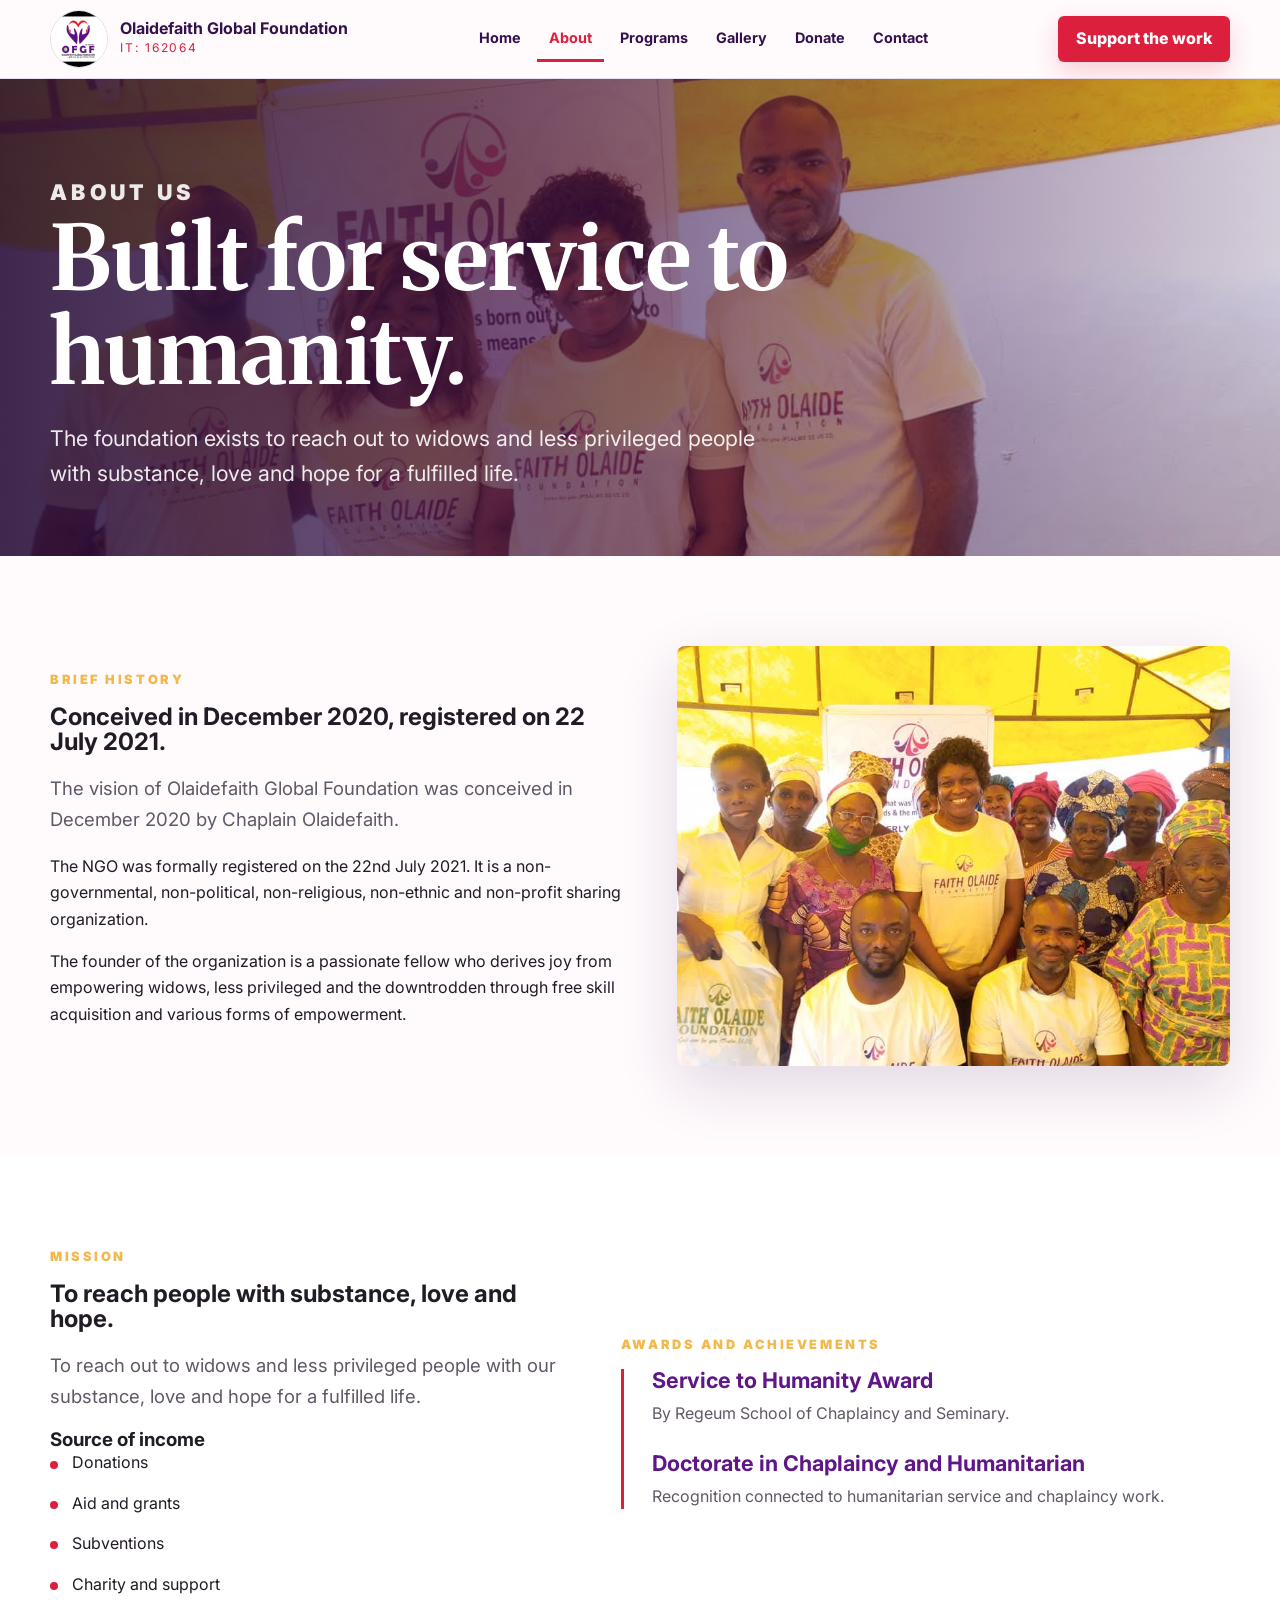
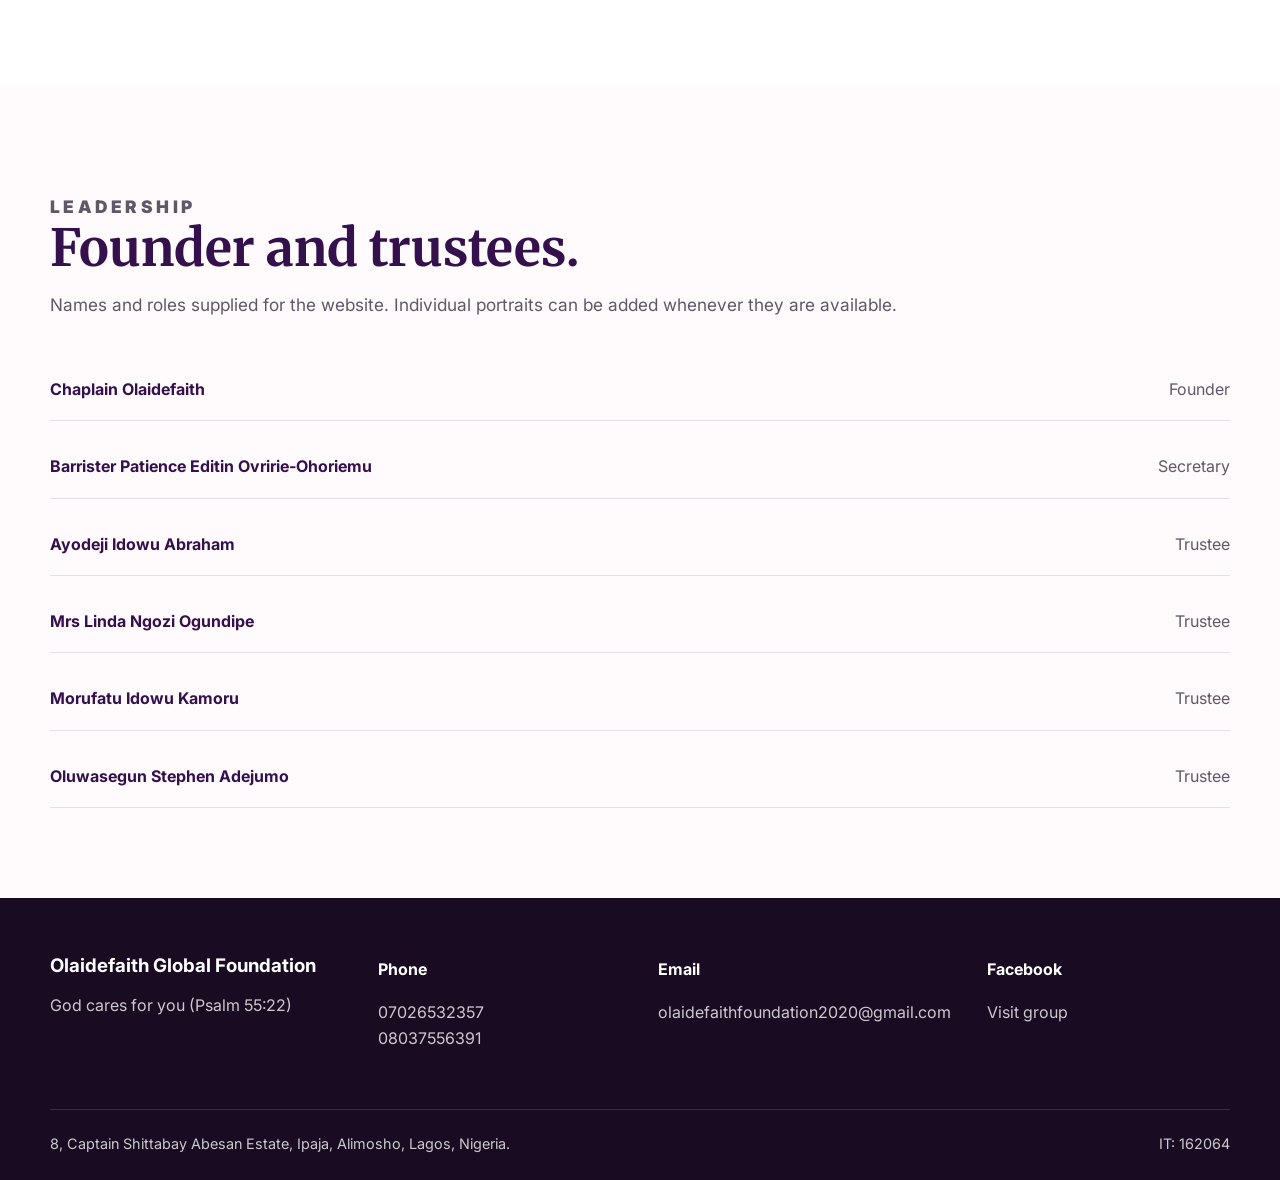
<file: about.html>
<!doctype html>
<html lang="en">
  <head>
    <meta charset="utf-8">
    <meta name="viewport" content="width=device-width, initial-scale=1">
    <title>About | Olaidefaith Global Foundation</title>
    <meta name="description" content="History, mission, leadership and achievements of Olaidefaith Global Foundation.">
    <link rel="preconnect" href="https://fonts.googleapis.com">
    <link rel="preconnect" href="https://fonts.gstatic.com" crossorigin>
    <link href="https://fonts.googleapis.com/css2?family=Inter:wght@400;600;700;800;900&family=Merriweather:wght@700;900&display=swap" rel="stylesheet">
    <link rel="stylesheet" href="assets/css/styles.css">
  </head>
  <body data-page="about">
    <a class="skip-link" href="#main">Skip to content</a>
    <header class="site-header">
      <div class="nav-shell">
        <a class="brand" href="index.html"><img src="assets/images/logo.jpeg" alt="Olaidefaith Global Foundation logo"><span class="brand-text"><strong>Olaidefaith Global Foundation</strong><span class="brand-id">IT: 162064</span></span></a>
        <button class="nav-toggle" type="button" aria-label="Open navigation" aria-expanded="false">☰</button>
        <nav class="main-nav" aria-label="Primary navigation">
          <a href="index.html" data-page="home">Home</a><a href="about.html" data-page="about">About</a><a href="programs.html" data-page="programs">Programs</a><a href="gallery.html" data-page="gallery">Gallery</a><a href="donate.html" data-page="donate">Donate</a><a href="contact.html" data-page="contact">Contact</a>
        </nav>
        <a class="nav-action" href="donate.html">Support the work</a>
      </div>
    </header>
    <main id="main">
      <section class="hero compact" style="--hero-image: url('../images/team-outreach.jpeg');">
        <div class="hero-content">
          <p class="eyebrow">About us</p>
          <h1>Built for service to humanity.</h1>
          <p>The foundation exists to reach out to widows and less privileged people with substance, love and hope for a fulfilled life.</p>
        </div>
      </section>

      <section class="section">
        <div class="section-inner split">
          <div>
            <p class="eyebrow">Brief history</p>
            <h2>Conceived in December 2020, registered on 22 July 2021.</h2>
            <p class="lead">The vision of Olaidefaith Global Foundation was conceived in December 2020 by Chaplain Olaidefaith.</p>
            <p>The NGO was formally registered on the 22nd July 2021. It is a non-governmental, non-political, non-religious, non-ethnic and non-profit sharing organization.</p>
            <p>The founder of the organization is a passionate fellow who derives joy from empowering widows, less privileged and the downtrodden through free skill acquisition and various forms of empowerment.</p>
          </div>
          <div class="media-frame">
            <img src="assets/images/outreach-widows-group.jpeg" alt="Foundation team with widows and community beneficiaries">
          </div>
        </div>
      </section>

      <section class="section alt">
        <div class="section-inner split reverse">
          <div>
            <p class="eyebrow">Mission</p>
            <h2>To reach people with substance, love and hope.</h2>
            <p class="lead">To reach out to widows and less privileged people with our substance, love and hope for a fulfilled life.</p>
            <h3>Source of income</h3>
            <ul class="plain-list">
              <li>Donations</li>
              <li>Aid and grants</li>
              <li>Subventions</li>
              <li>Charity and support</li>
            </ul>
          </div>
          <div>
            <p class="eyebrow">Awards and achievements</p>
            <div class="timeline">
              <article class="timeline-item">
                <h3>Service to Humanity Award</h3>
                <p>By Regeum School of Chaplaincy and Seminary.</p>
              </article>
              <article class="timeline-item">
                <h3>Doctorate in Chaplaincy and Humanitarian</h3>
                <p>Recognition connected to humanitarian service and chaplaincy work.</p>
              </article>
            </div>
          </div>
        </div>
      </section>

      <section class="section">
        <div class="section-inner">
          <div class="section-title">
            <p class="eyebrow">Leadership</p>
            <h2>Founder and trustees.</h2>
            <p>Names and roles supplied for the website. Individual portraits can be added whenever they are available.</p>
          </div>
          <ul class="team-list">
            <li><strong>Chaplain Olaidefaith</strong><span>Founder</span></li>
            <li><strong>Barrister Patience Editin Ovririe-Ohoriemu</strong><span>Secretary</span></li>
            <li><strong>Ayodeji Idowu Abraham</strong><span>Trustee</span></li>
            <li><strong>Mrs Linda Ngozi Ogundipe</strong><span>Trustee</span></li>
            <li><strong>Morufatu Idowu Kamoru</strong><span>Trustee</span></li>
            <li><strong>Oluwasegun Stephen Adejumo</strong><span>Trustee</span></li>
          </ul>
        </div>
      </section>
    </main>
    <footer class="site-footer">
      <div class="footer-inner">
        <div class="footer-grid">
          <div><h3>Olaidefaith Global Foundation</h3><p>God cares for you (Psalm 55:22)</p></div>
          <div><h4>Phone</h4><p><a href="tel:+2347026532357">07026532357</a><br><a href="tel:+2348037556391">08037556391</a></p></div>
          <div><h4>Email</h4><p><a href="mailto:olaidefaithfoundation2020@gmail.com">olaidefaithfoundation2020@gmail.com</a></p></div>
          <div><h4>Facebook</h4><p><a href="https://www.facebook.com/groups/466595497958876/?ref=share&mibextid=NSMWBT">Visit group</a></p></div>
        </div>
        <div class="footer-bottom"><span>8, Captain Shittabay Abesan Estate, Ipaja, Alimosho, Lagos, Nigeria.</span><span>IT: 162064</span></div>
      </div>
    </footer>
    <script src="assets/js/main.js"></script>
  </body>
</html>
</file>
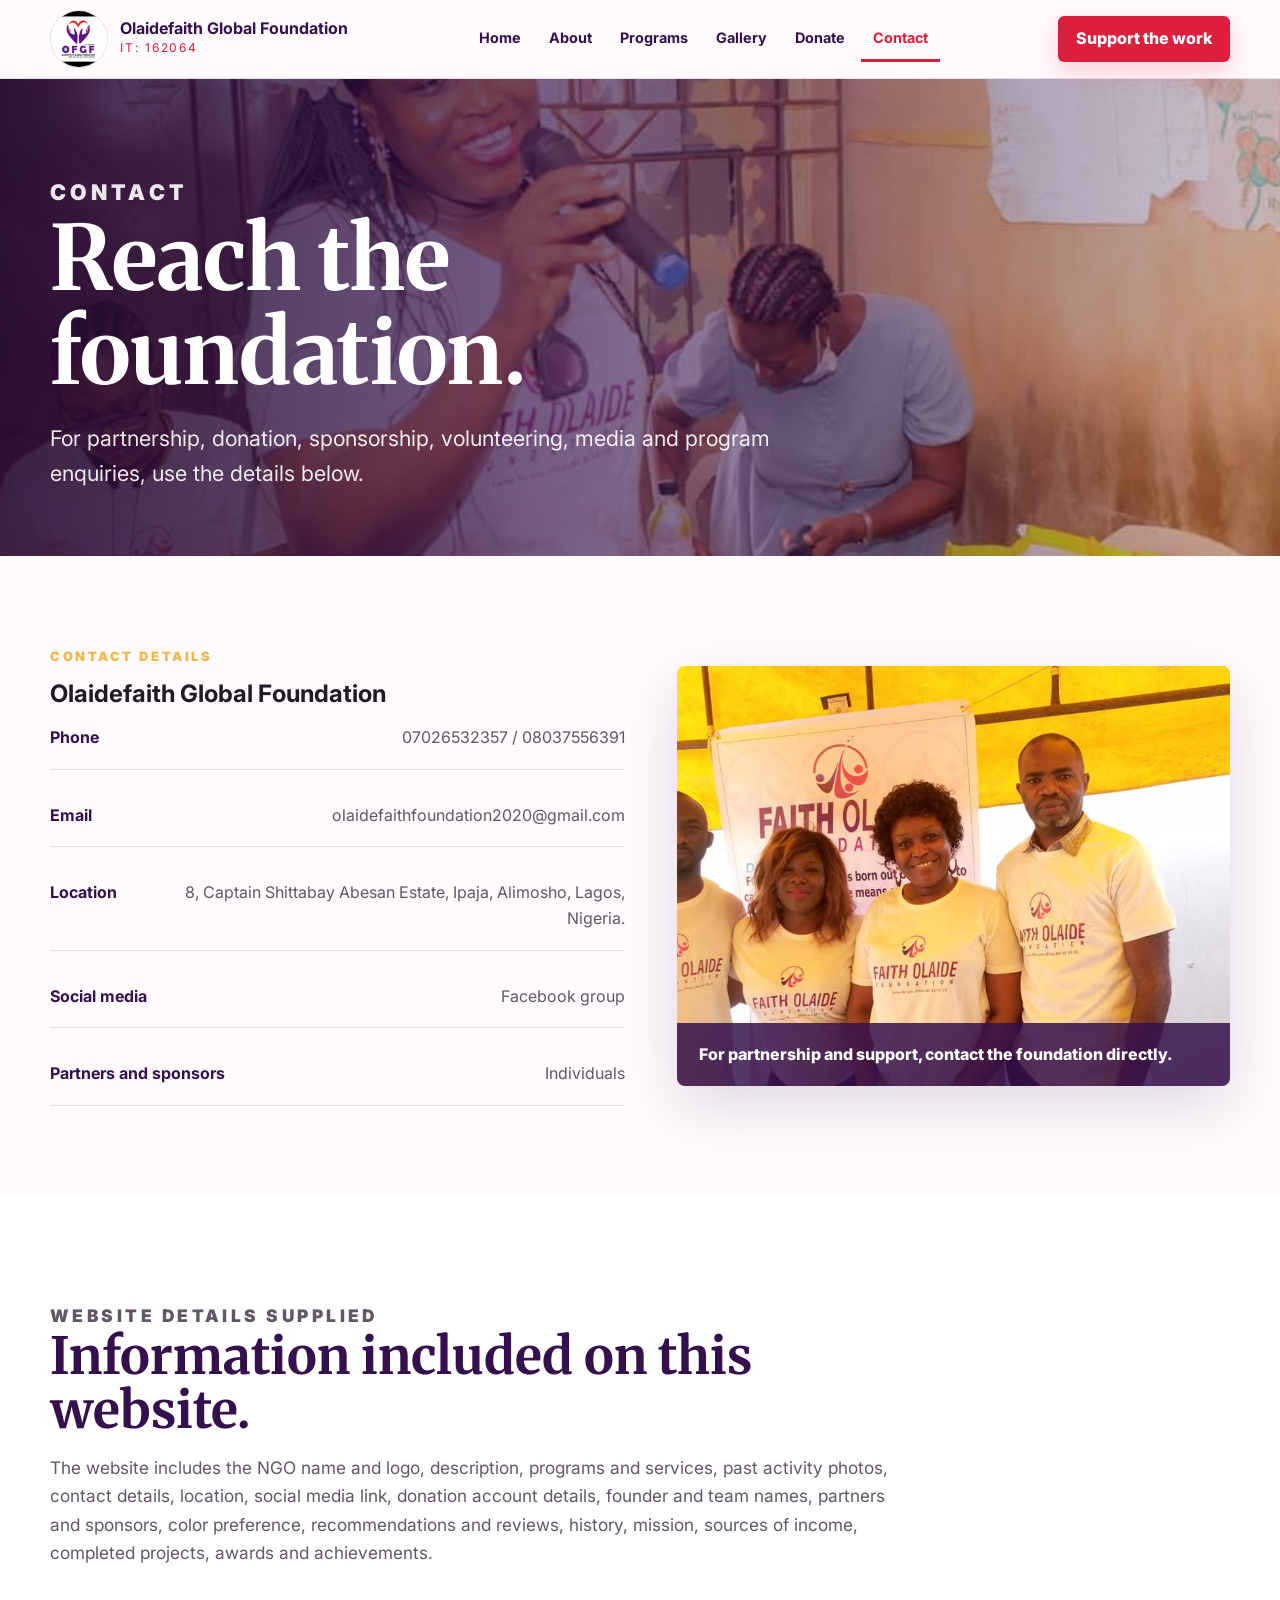
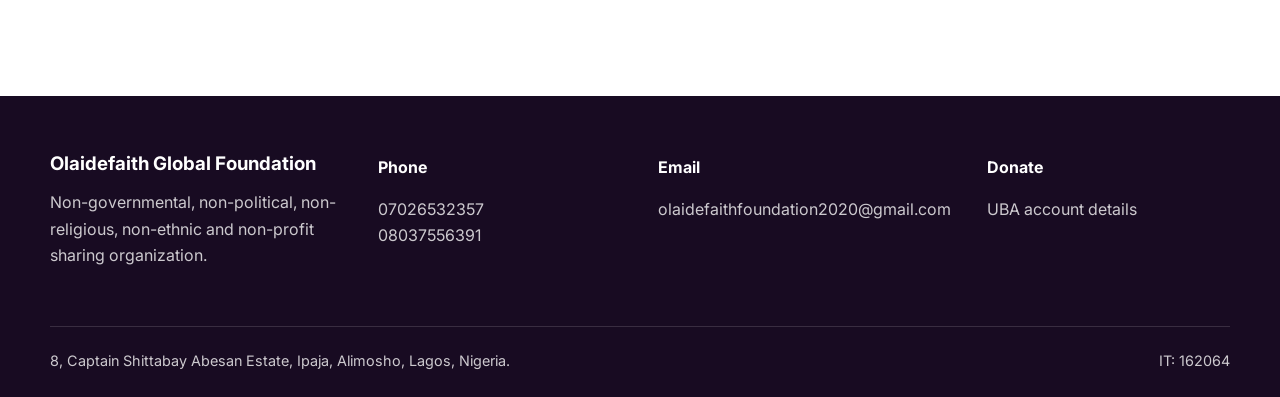
<file: contact.html>
<!doctype html>
<html lang="en">
  <head>
    <meta charset="utf-8">
    <meta name="viewport" content="width=device-width, initial-scale=1">
    <title>Contact | Olaidefaith Global Foundation</title>
    <meta name="description" content="Contact Olaidefaith Global Foundation in Ipaja, Alimosho, Lagos, Nigeria.">
    <link rel="preconnect" href="https://fonts.googleapis.com">
    <link rel="preconnect" href="https://fonts.gstatic.com" crossorigin>
    <link href="https://fonts.googleapis.com/css2?family=Inter:wght@400;600;700;800;900&family=Merriweather:wght@700;900&display=swap" rel="stylesheet">
    <link rel="stylesheet" href="assets/css/styles.css">
  </head>
  <body data-page="contact">
    <a class="skip-link" href="#main">Skip to content</a>
    <header class="site-header">
      <div class="nav-shell">
        <a class="brand" href="index.html"><img src="assets/images/logo.jpeg" alt="Olaidefaith Global Foundation logo"><span class="brand-text"><strong>Olaidefaith Global Foundation</strong><span class="brand-id">IT: 162064</span></span></a>
        <button class="nav-toggle" type="button" aria-label="Open navigation" aria-expanded="false">☰</button>
        <nav class="main-nav" aria-label="Primary navigation">
          <a href="index.html" data-page="home">Home</a><a href="about.html" data-page="about">About</a><a href="programs.html" data-page="programs">Programs</a><a href="gallery.html" data-page="gallery">Gallery</a><a href="donate.html" data-page="donate">Donate</a><a href="contact.html" data-page="contact">Contact</a>
        </nav>
        <a class="nav-action" href="donate.html">Support the work</a>
      </div>
    </header>
    <main id="main">
      <section class="hero compact" style="--hero-image: url('../images/community-speaking.jpeg');">
        <div class="hero-content">
          <p class="eyebrow">Contact</p>
          <h1>Reach the foundation.</h1>
          <p>For partnership, donation, sponsorship, volunteering, media and program enquiries, use the details below.</p>
        </div>
      </section>

      <section class="section">
        <div class="section-inner split">
          <div>
            <p class="eyebrow">Contact details</p>
            <h2>Olaidefaith Global Foundation</h2>
            <ul class="contact-list">
              <li><strong>Phone</strong><span><a href="tel:+2347026532357">07026532357</a> / <a href="tel:+2348037556391">08037556391</a></span></li>
              <li><strong>Email</strong><span><a href="mailto:olaidefaithfoundation2020@gmail.com">olaidefaithfoundation2020@gmail.com</a></span></li>
              <li><strong>Location</strong><span>8, Captain Shittabay Abesan Estate, Ipaja, Alimosho, Lagos, Nigeria.</span></li>
              <li><strong>Social media</strong><span><a href="https://www.facebook.com/groups/466595497958876/?ref=share&mibextid=NSMWBT">Facebook group</a></span></li>
              <li><strong>Partners and sponsors</strong><span>Individuals</span></li>
            </ul>
          </div>
          <div class="media-frame">
            <img src="assets/images/team-outreach.jpeg" alt="Olaidefaith Global Foundation team at outreach">
            <div class="caption-band">For partnership and support, contact the foundation directly.</div>
          </div>
        </div>
      </section>

      <section class="section alt">
        <div class="section-inner">
          <div class="section-title">
            <p class="eyebrow">Website details supplied</p>
            <h2>Information included on this website.</h2>
            <p>The website includes the NGO name and logo, description, programs and services, past activity photos, contact details, location, social media link, donation account details, founder and team names, partners and sponsors, color preference, recommendations and reviews, history, mission, sources of income, completed projects, awards and achievements.</p>
          </div>
        </div>
      </section>
    </main>
    <footer class="site-footer">
      <div class="footer-inner">
        <div class="footer-grid">
          <div><h3>Olaidefaith Global Foundation</h3><p>Non-governmental, non-political, non-religious, non-ethnic and non-profit sharing organization.</p></div>
          <div><h4>Phone</h4><p><a href="tel:+2347026532357">07026532357</a><br><a href="tel:+2348037556391">08037556391</a></p></div>
          <div><h4>Email</h4><p><a href="mailto:olaidefaithfoundation2020@gmail.com">olaidefaithfoundation2020@gmail.com</a></p></div>
          <div><h4>Donate</h4><p><a href="donate.html">UBA account details</a></p></div>
        </div>
        <div class="footer-bottom"><span>8, Captain Shittabay Abesan Estate, Ipaja, Alimosho, Lagos, Nigeria.</span><span>IT: 162064</span></div>
      </div>
    </footer>
    <script src="assets/js/main.js"></script>
  </body>
</html>
</file>
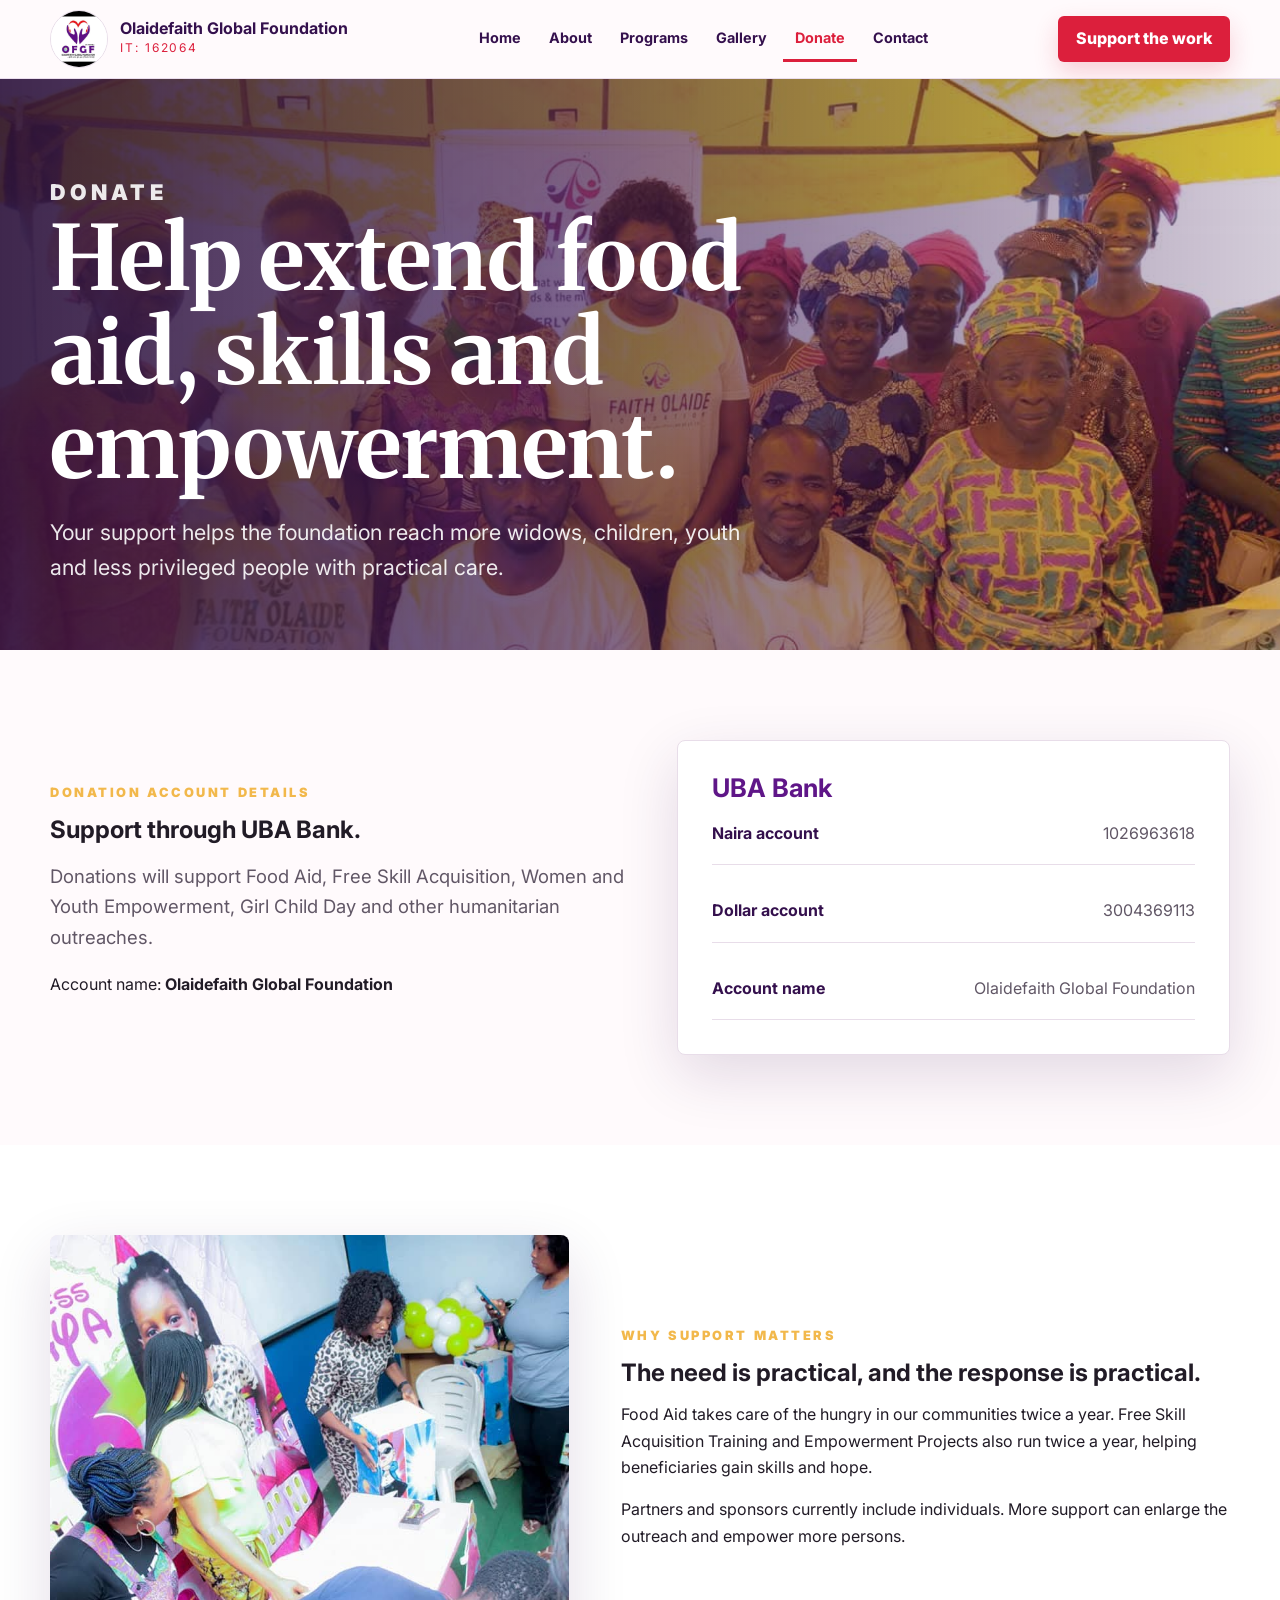
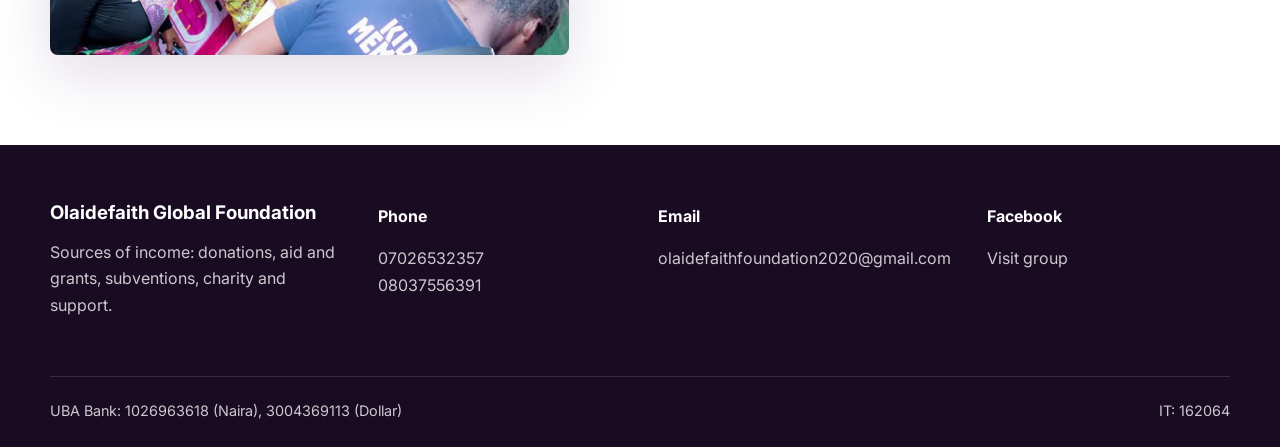
<file: donate.html>
<!doctype html>
<html lang="en">
  <head>
    <meta charset="utf-8">
    <meta name="viewport" content="width=device-width, initial-scale=1">
    <title>Donate | Olaidefaith Global Foundation</title>
    <meta name="description" content="Donation account details for supporting Olaidefaith Global Foundation.">
    <link rel="preconnect" href="https://fonts.googleapis.com">
    <link rel="preconnect" href="https://fonts.gstatic.com" crossorigin>
    <link href="https://fonts.googleapis.com/css2?family=Inter:wght@400;600;700;800;900&family=Merriweather:wght@700;900&display=swap" rel="stylesheet">
    <link rel="stylesheet" href="assets/css/styles.css">
  </head>
  <body data-page="donate">
    <a class="skip-link" href="#main">Skip to content</a>
    <header class="site-header">
      <div class="nav-shell">
        <a class="brand" href="index.html"><img src="assets/images/logo.jpeg" alt="Olaidefaith Global Foundation logo"><span class="brand-text"><strong>Olaidefaith Global Foundation</strong><span class="brand-id">IT: 162064</span></span></a>
        <button class="nav-toggle" type="button" aria-label="Open navigation" aria-expanded="false">☰</button>
        <nav class="main-nav" aria-label="Primary navigation">
          <a href="index.html" data-page="home">Home</a><a href="about.html" data-page="about">About</a><a href="programs.html" data-page="programs">Programs</a><a href="gallery.html" data-page="gallery">Gallery</a><a href="donate.html" data-page="donate">Donate</a><a href="contact.html" data-page="contact">Contact</a>
        </nav>
        <a class="nav-action" href="donate.html">Support the work</a>
      </div>
    </header>
    <main id="main">
      <section class="hero compact" style="--hero-image: url('../images/outreach-widows-group.jpeg');">
        <div class="hero-content">
          <p class="eyebrow">Donate</p>
          <h1>Help extend food aid, skills and empowerment.</h1>
          <p>Your support helps the foundation reach more widows, children, youth and less privileged people with practical care.</p>
        </div>
      </section>

      <section class="section">
        <div class="section-inner split">
          <div>
            <p class="eyebrow">Donation account details</p>
            <h2>Support through UBA Bank.</h2>
            <p class="lead">Donations will support Food Aid, Free Skill Acquisition, Women and Youth Empowerment, Girl Child Day and other humanitarian outreaches.</p>
            <p>Account name: <strong>Olaidefaith Global Foundation</strong></p>
          </div>
          <div class="donation-panel">
            <h3>UBA Bank</h3>
            <ul class="account-list">
              <li><strong>Naira account</strong><span>1026963618</span></li>
              <li><strong>Dollar account</strong><span>3004369113</span></li>
              <li><strong>Account name</strong><span>Olaidefaith Global Foundation</span></li>
            </ul>
          </div>
        </div>
      </section>

      <section class="section alt">
        <div class="section-inner split reverse">
          <div class="media-frame">
            <img src="assets/images/skill-acquisition-event.jpeg" alt="Foundation skill acquisition activity">
          </div>
          <div>
            <p class="eyebrow">Why support matters</p>
            <h2>The need is practical, and the response is practical.</h2>
            <p>Food Aid takes care of the hungry in our communities twice a year. Free Skill Acquisition Training and Empowerment Projects also run twice a year, helping beneficiaries gain skills and hope.</p>
            <p>Partners and sponsors currently include individuals. More support can enlarge the outreach and empower more persons.</p>
          </div>
        </div>
      </section>
    </main>
    <footer class="site-footer">
      <div class="footer-inner">
        <div class="footer-grid">
          <div><h3>Olaidefaith Global Foundation</h3><p>Sources of income: donations, aid and grants, subventions, charity and support.</p></div>
          <div><h4>Phone</h4><p><a href="tel:+2347026532357">07026532357</a><br><a href="tel:+2348037556391">08037556391</a></p></div>
          <div><h4>Email</h4><p><a href="mailto:olaidefaithfoundation2020@gmail.com">olaidefaithfoundation2020@gmail.com</a></p></div>
          <div><h4>Facebook</h4><p><a href="https://www.facebook.com/groups/466595497958876/?ref=share&mibextid=NSMWBT">Visit group</a></p></div>
        </div>
        <div class="footer-bottom"><span>UBA Bank: 1026963618 (Naira), 3004369113 (Dollar)</span><span>IT: 162064</span></div>
      </div>
    </footer>
    <script src="assets/js/main.js"></script>
  </body>
</html>
</file>
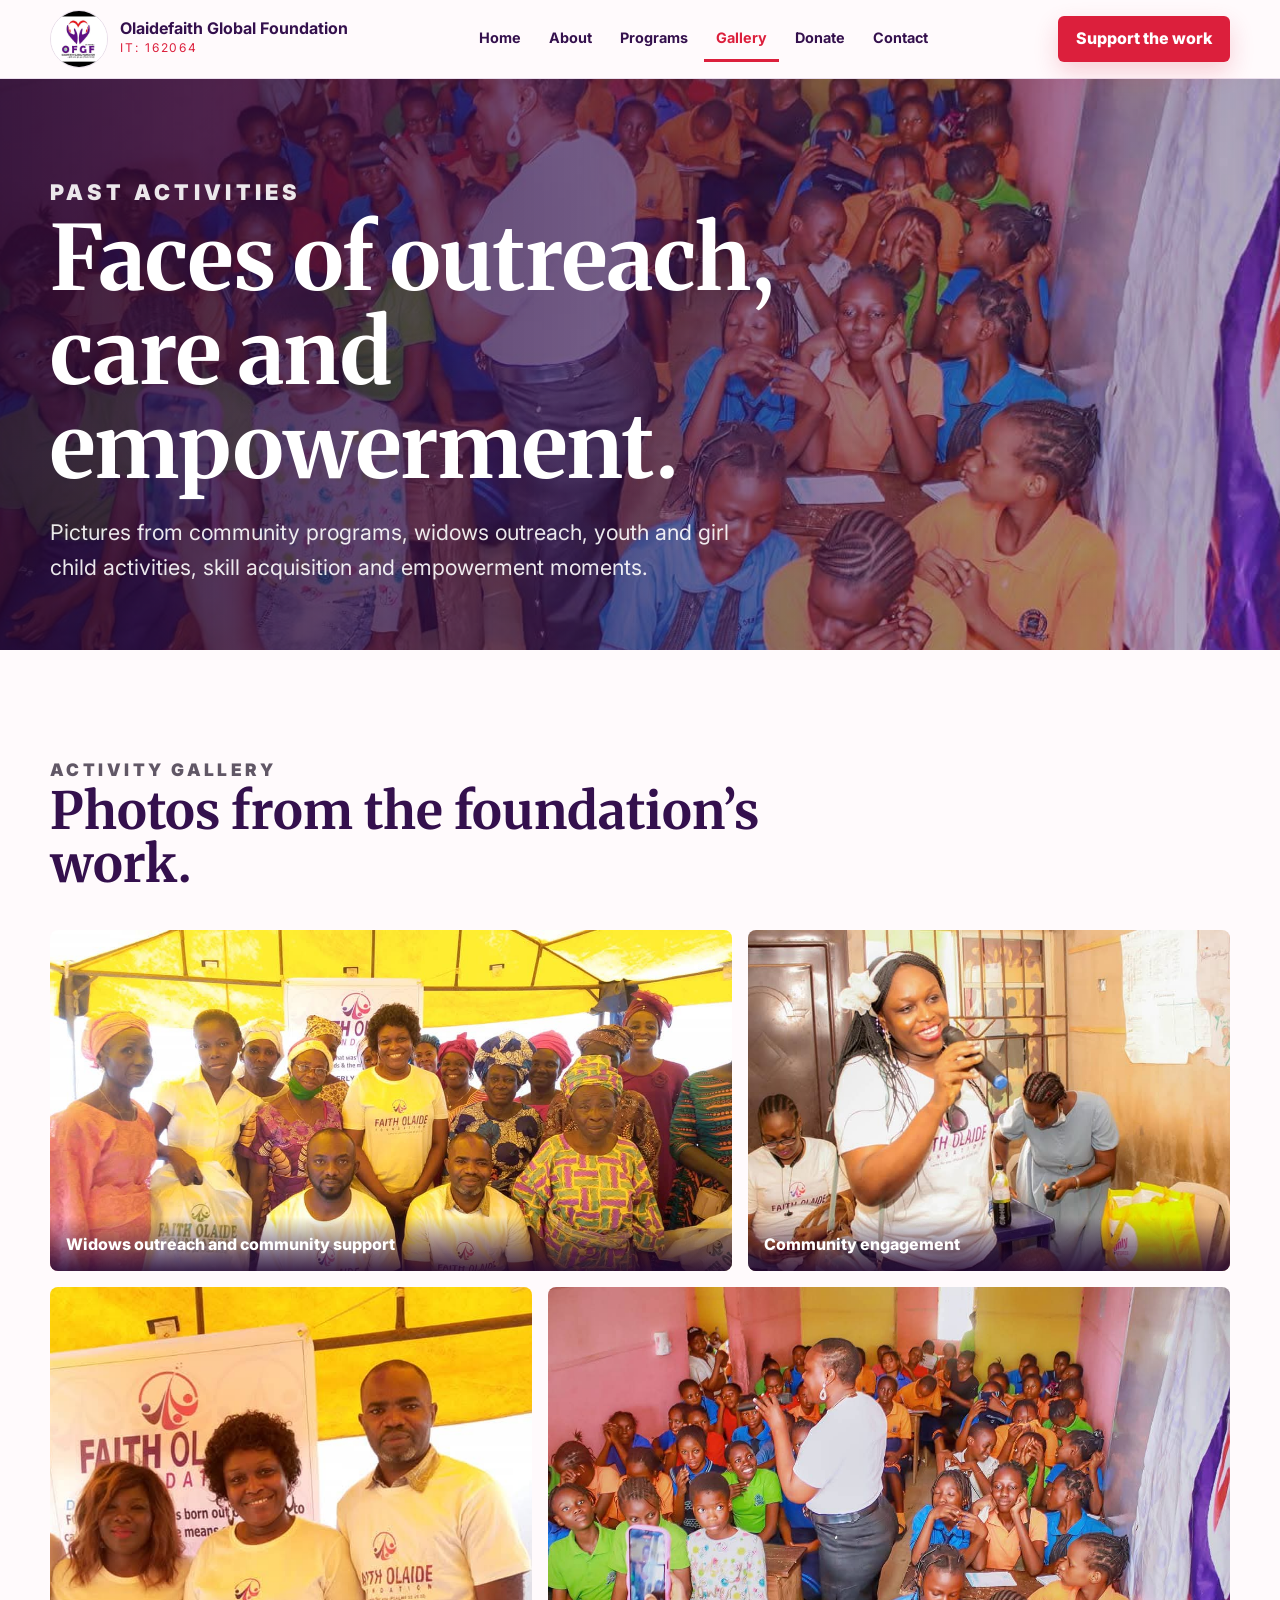
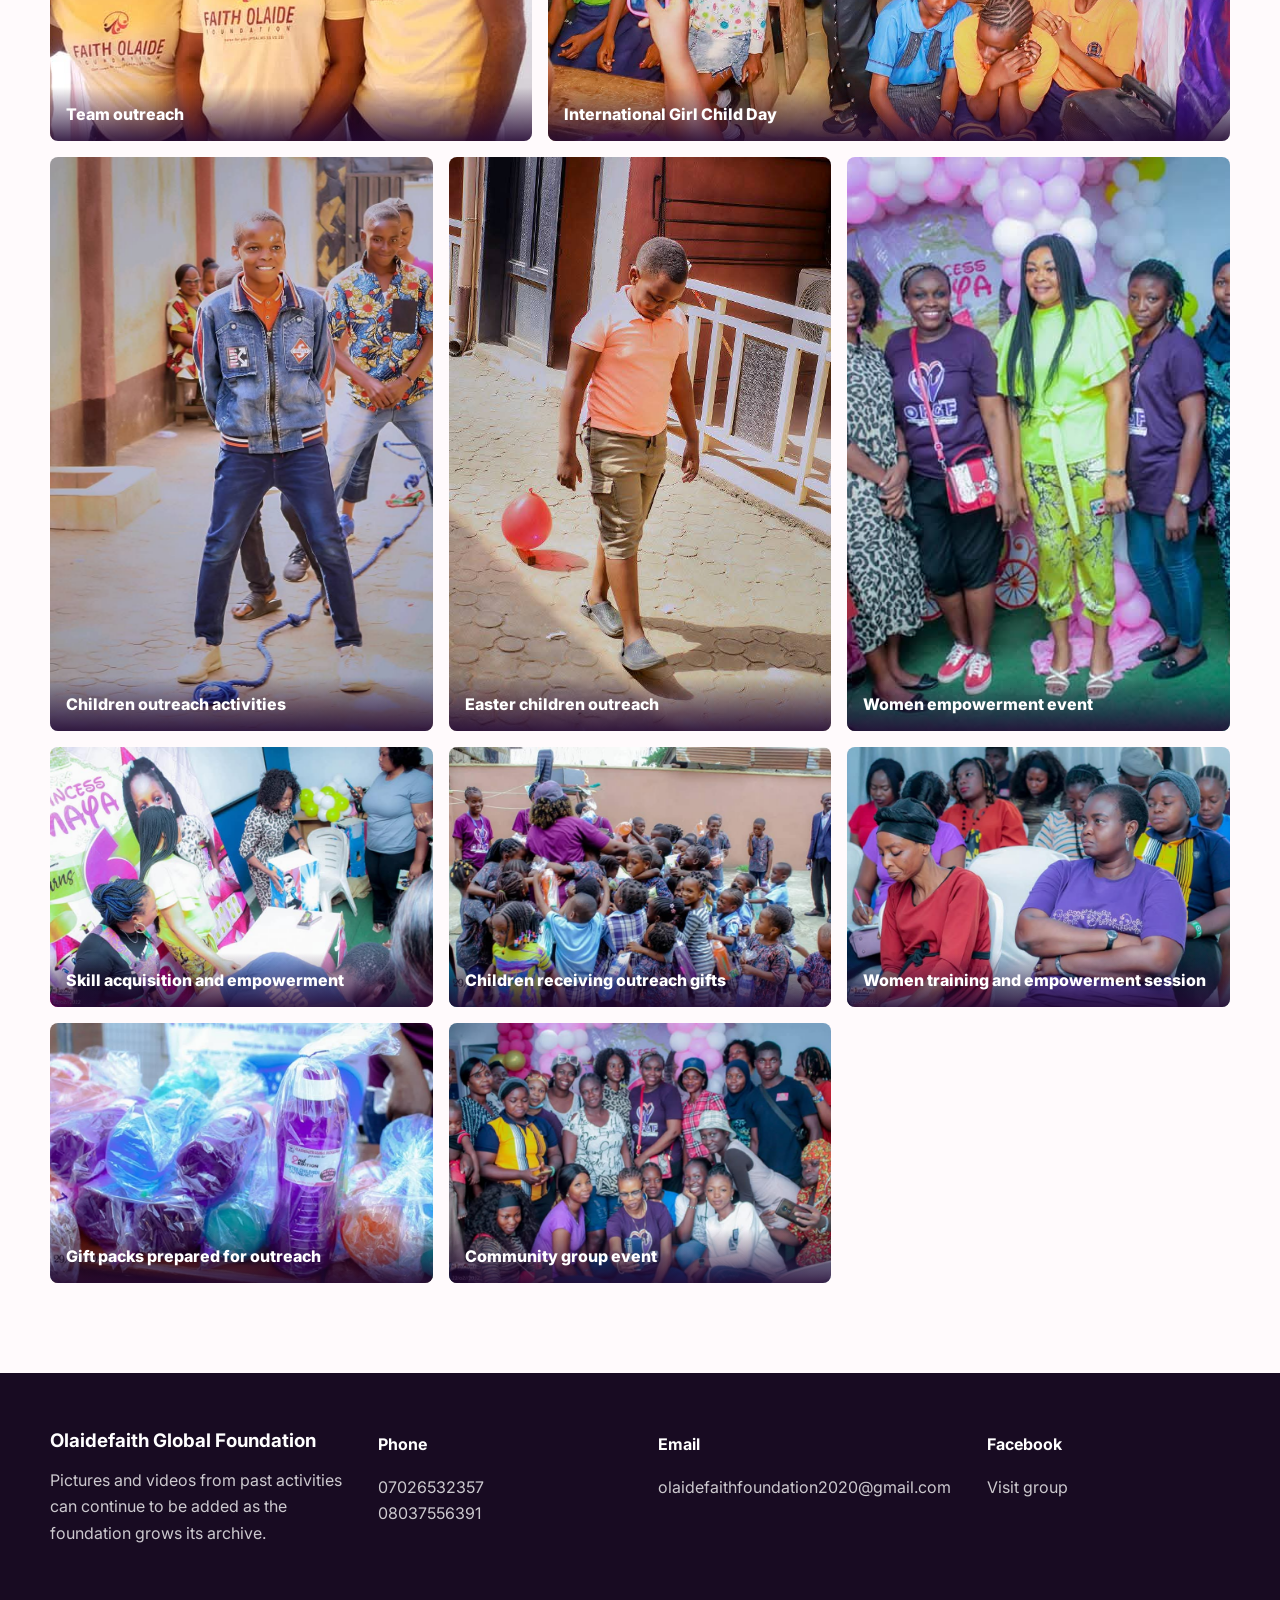
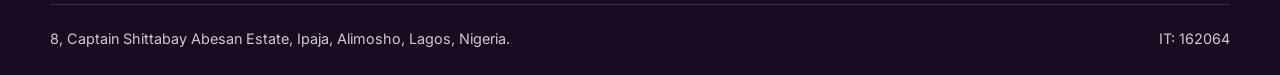
<file: gallery.html>
<!doctype html>
<html lang="en">
  <head>
    <meta charset="utf-8">
    <meta name="viewport" content="width=device-width, initial-scale=1">
    <title>Gallery | Olaidefaith Global Foundation</title>
    <meta name="description" content="Photos from Olaidefaith Global Foundation community outreaches and programs.">
    <link rel="preconnect" href="https://fonts.googleapis.com">
    <link rel="preconnect" href="https://fonts.gstatic.com" crossorigin>
    <link href="https://fonts.googleapis.com/css2?family=Inter:wght@400;600;700;800;900&family=Merriweather:wght@700;900&display=swap" rel="stylesheet">
    <link rel="stylesheet" href="assets/css/styles.css">
  </head>
  <body data-page="gallery">
    <a class="skip-link" href="#main">Skip to content</a>
    <header class="site-header">
      <div class="nav-shell">
        <a class="brand" href="index.html"><img src="assets/images/logo.jpeg" alt="Olaidefaith Global Foundation logo"><span class="brand-text"><strong>Olaidefaith Global Foundation</strong><span class="brand-id">IT: 162064</span></span></a>
        <button class="nav-toggle" type="button" aria-label="Open navigation" aria-expanded="false">☰</button>
        <nav class="main-nav" aria-label="Primary navigation">
          <a href="index.html" data-page="home">Home</a><a href="about.html" data-page="about">About</a><a href="programs.html" data-page="programs">Programs</a><a href="gallery.html" data-page="gallery">Gallery</a><a href="donate.html" data-page="donate">Donate</a><a href="contact.html" data-page="contact">Contact</a>
        </nav>
        <a class="nav-action" href="donate.html">Support the work</a>
      </div>
    </header>
    <main id="main">
      <section class="hero compact" style="--hero-image: url('../images/girl-child-day-classroom.jpeg');">
        <div class="hero-content">
          <p class="eyebrow">Past activities</p>
          <h1>Faces of outreach, care and empowerment.</h1>
          <p>Pictures from community programs, widows outreach, youth and girl child activities, skill acquisition and empowerment moments.</p>
        </div>
      </section>

      <section class="section">
        <div class="section-inner">
          <div class="section-title">
            <p class="eyebrow">Activity gallery</p>
            <h2>Photos from the foundation’s work.</h2>
          </div>
          <div class="gallery-grid">
            <figure><img src="assets/images/outreach-widows-group.jpeg" alt="Widows outreach group photo"><figcaption>Widows outreach and community support</figcaption></figure>
            <figure><img src="assets/images/community-speaking.jpeg" alt="Speaking during a community program"><figcaption>Community engagement</figcaption></figure>
            <figure><img src="assets/images/team-outreach.jpeg" alt="Foundation team photo"><figcaption>Team outreach</figcaption></figure>
            <figure><img src="assets/images/girl-child-day-classroom.jpeg" alt="Girl Child Day classroom event"><figcaption>International Girl Child Day</figcaption></figure>
            <figure><img src="assets/images/girl-child-day-games.jpeg" alt="Children playing at an outreach"><figcaption>Children outreach activities</figcaption></figure>
            <figure><img src="assets/images/children-outreach.jpeg" alt="Child with balloon during outreach"><figcaption>Easter children outreach</figcaption></figure>
            <figure><img src="assets/images/women-empowerment-event.jpeg" alt="Women empowerment event"><figcaption>Women empowerment event</figcaption></figure>
            <figure><img src="assets/images/skill-acquisition-event.jpeg" alt="Skill acquisition and empowerment event"><figcaption>Skill acquisition and empowerment</figcaption></figure>
            <figure><img src="assets/images/children-gift-outreach.jpeg" alt="Children receiving gift packs during an outreach"><figcaption>Children receiving outreach gifts</figcaption></figure>
            <figure><img src="assets/images/women-training-session.jpeg" alt="Women seated during an empowerment and training session"><figcaption>Women training and empowerment session</figcaption></figure>
            <figure><img src="assets/images/children-gift-packs.jpeg" alt="Gift packs prepared for children outreach"><figcaption>Gift packs prepared for outreach</figcaption></figure>
            <figure><img src="assets/images/community-group-event.jpeg" alt="Community group photo at an Olaidefaith Global Foundation event"><figcaption>Community group event</figcaption></figure>
          </div>
        </div>
      </section>
    </main>
    <footer class="site-footer">
      <div class="footer-inner">
        <div class="footer-grid">
          <div><h3>Olaidefaith Global Foundation</h3><p>Pictures and videos from past activities can continue to be added as the foundation grows its archive.</p></div>
          <div><h4>Phone</h4><p><a href="tel:+2347026532357">07026532357</a><br><a href="tel:+2348037556391">08037556391</a></p></div>
          <div><h4>Email</h4><p><a href="mailto:olaidefaithfoundation2020@gmail.com">olaidefaithfoundation2020@gmail.com</a></p></div>
          <div><h4>Facebook</h4><p><a href="https://www.facebook.com/groups/466595497958876/?ref=share&mibextid=NSMWBT">Visit group</a></p></div>
        </div>
        <div class="footer-bottom"><span>8, Captain Shittabay Abesan Estate, Ipaja, Alimosho, Lagos, Nigeria.</span><span>IT: 162064</span></div>
      </div>
    </footer>
    <script src="assets/js/main.js"></script>
  </body>
</html>
</file>
<file: assets/css/styles.css>
:root {
  --purple: #5f1688;
  --purple-dark: #34104d;
  --red: #dc1f3c;
  --rose: #f7e9ef;
  --ink: #211b26;
  --muted: #615766;
  --line: #e8dde9;
  --paper: #fffafc;
  --white: #ffffff;
  --gold: #f2b84b;
  --shadow: 0 20px 60px rgba(52, 16, 77, 0.14);
  --max: 1180px;
}

* {
  box-sizing: border-box;
}

html {
  scroll-behavior: smooth;
}

body {
  margin: 0;
  font-family: Inter, ui-sans-serif, system-ui, -apple-system, BlinkMacSystemFont, "Segoe UI", sans-serif;
  color: var(--ink);
  background: var(--paper);
  line-height: 1.65;
}

img {
  display: block;
  max-width: 100%;
}

a {
  color: inherit;
  text-decoration: none;
}

.skip-link {
  position: absolute;
  top: -48px;
  left: 16px;
  z-index: 10;
  padding: 10px 14px;
  background: var(--purple);
  color: var(--white);
}

.skip-link:focus {
  top: 16px;
}

.site-header {
  position: sticky;
  top: 0;
  z-index: 20;
  background: rgba(255, 250, 252, 0.94);
  backdrop-filter: blur(18px);
  border-bottom: 1px solid rgba(95, 22, 136, 0.12);
}

.nav-shell,
.section-inner,
.footer-inner {
  width: min(var(--max), calc(100% - 40px));
  margin: 0 auto;
}

.nav-shell {
  min-height: 78px;
  display: flex;
  align-items: center;
  justify-content: space-between;
  gap: 22px;
}

.brand {
  display: inline-flex;
  align-items: center;
  gap: 12px;
  min-width: 210px;
}

.brand img {
  width: 58px;
  height: 58px;
  object-fit: contain;
  background: var(--white);
  border-radius: 50%;
  border: 1px solid var(--line);
}

.brand strong {
  display: block;
  font-size: 1rem;
  line-height: 1.1;
  color: var(--purple-dark);
}

.brand .brand-text {
  display: block;
}

.brand .brand-id {
  display: block;
  font-size: 0.75rem;
  letter-spacing: 0.16em;
  text-transform: uppercase;
  color: var(--red);
}

.nav-toggle {
  display: none;
  width: 44px;
  height: 44px;
  border: 0;
  background: var(--purple);
  color: var(--white);
  border-radius: 6px;
  font-size: 1.35rem;
}

.main-nav {
  display: flex;
  align-items: center;
  gap: 4px;
  font-weight: 700;
  font-size: 0.9rem;
}

.main-nav a {
  padding: 10px 12px;
  border-bottom: 3px solid transparent;
  color: var(--purple-dark);
}

.main-nav a:hover,
.main-nav a.active {
  color: var(--red);
  border-bottom-color: var(--red);
}

.nav-action,
.button,
.button-light {
  display: inline-flex;
  align-items: center;
  justify-content: center;
  min-height: 46px;
  padding: 12px 18px;
  border-radius: 6px;
  font-weight: 800;
  line-height: 1.1;
}

.nav-action,
.button {
  background: var(--red);
  color: var(--white);
  box-shadow: 0 10px 25px rgba(220, 31, 60, 0.2);
}

.button-light {
  color: var(--purple-dark);
  background: var(--white);
  border: 1px solid rgba(95, 22, 136, 0.18);
}

.hero {
  min-height: min(690px, calc(100vh - 150px));
  display: grid;
  align-items: end;
  position: relative;
  color: var(--white);
  overflow: hidden;
  background: var(--purple-dark);
}

.hero.compact {
  min-height: 420px;
}

.hero::before {
  content: "";
  position: absolute;
  inset: 0;
  background:
    linear-gradient(90deg, rgba(35, 8, 51, 0.88) 0%, rgba(52, 16, 77, 0.66) 43%, rgba(52, 16, 77, 0.2) 100%),
    var(--hero-image);
  background-size: cover;
  background-position: center;
  transform: scale(1.02);
}

.hero-content {
  position: relative;
  width: min(var(--max), calc(100% - 40px));
  margin: 0 auto;
  padding: 74px 0 64px;
}

.eyebrow {
  margin: 0 0 14px;
  color: var(--gold);
  font-size: 0.8rem;
  font-weight: 900;
  letter-spacing: 0.2em;
  text-transform: uppercase;
}

h1,
h2,
h3 {
  margin: 0;
  line-height: 1.05;
  color: inherit;
}

h1 {
  max-width: 820px;
  font-family: Merriweather, Georgia, serif;
  font-size: clamp(2.7rem, 7vw, 6.4rem);
  letter-spacing: 0;
}

.hero p {
  max-width: 720px;
  margin: 22px 0 0;
  font-size: clamp(1.05rem, 2vw, 1.35rem);
  color: rgba(255, 255, 255, 0.9);
}

.hero-actions {
  display: flex;
  flex-wrap: wrap;
  gap: 12px;
  margin-top: 32px;
}

.impact-strip {
  background: var(--white);
  border-bottom: 1px solid var(--line);
}

.impact-grid {
  width: min(var(--max), calc(100% - 40px));
  margin: 0 auto;
  display: grid;
  grid-template-columns: repeat(4, 1fr);
}

.impact-item {
  padding: 26px 24px;
  border-left: 1px solid var(--line);
}

.impact-item:last-child {
  border-right: 1px solid var(--line);
}

.impact-item strong {
  display: block;
  color: var(--purple);
  font-size: clamp(1.7rem, 4vw, 2.7rem);
  line-height: 1;
}

.impact-item span {
  display: block;
  margin-top: 8px;
  color: var(--muted);
  font-weight: 700;
}

.section {
  padding: 90px 0;
}

.section.alt {
  background: var(--white);
}

.section.deep {
  background: var(--purple-dark);
  color: var(--white);
}

.section-title {
  max-width: 850px;
  margin-bottom: 38px;
}

.section-title h2 {
  font-family: Merriweather, Georgia, serif;
  font-size: clamp(2rem, 4vw, 4rem);
  color: var(--purple-dark);
}

.deep .section-title h2,
.deep h2,
.deep h3 {
  color: var(--white);
}

.section-title p {
  margin: 16px 0 0;
  color: var(--muted);
  font-size: 1.08rem;
}

.deep .section-title p,
.deep p,
.deep li {
  color: rgba(255, 255, 255, 0.82);
}

.split {
  display: grid;
  grid-template-columns: minmax(0, 1.02fr) minmax(340px, 0.98fr);
  gap: 52px;
  align-items: center;
}

.split.reverse {
  grid-template-columns: minmax(340px, 0.92fr) minmax(0, 1.08fr);
}

.lead {
  font-size: 1.16rem;
  color: var(--muted);
}

.text-block p:first-child {
  margin-top: 0;
}

.media-frame {
  position: relative;
  min-height: 420px;
  overflow: hidden;
  border-radius: 8px;
  box-shadow: var(--shadow);
  background: var(--rose);
}

.media-frame img {
  width: 100%;
  height: 100%;
  min-height: 420px;
  object-fit: cover;
}

.caption-band {
  position: absolute;
  right: 0;
  bottom: 0;
  left: 0;
  padding: 18px 22px;
  background: rgba(52, 16, 77, 0.84);
  color: var(--white);
  font-weight: 800;
}

.program-list {
  display: grid;
  gap: 1px;
  background: var(--line);
  border: 1px solid var(--line);
}

.program-row {
  display: grid;
  grid-template-columns: 260px 1fr;
  gap: 30px;
  align-items: start;
  padding: 30px;
  background: var(--white);
}

.program-row h3 {
  color: var(--purple);
  font-size: 1.35rem;
}

.program-row p {
  margin: 0;
  color: var(--muted);
}

.feature-band {
  display: grid;
  grid-template-columns: 1.1fr 0.9fr;
  min-height: 520px;
  background: var(--purple-dark);
  color: var(--white);
}

.feature-copy {
  padding: clamp(40px, 7vw, 90px);
  display: flex;
  flex-direction: column;
  justify-content: center;
}

.feature-copy h2 {
  font-family: Merriweather, Georgia, serif;
  font-size: clamp(2rem, 4vw, 4.5rem);
}

.feature-copy p {
  max-width: 650px;
  color: rgba(255, 255, 255, 0.82);
}

.feature-image {
  min-height: 420px;
  background-image: var(--feature-image);
  background-size: cover;
  background-position: center;
}

.timeline {
  display: grid;
  gap: 26px;
  border-left: 3px solid var(--red);
  padding-left: 28px;
}

.timeline-item h3 {
  color: var(--purple);
  font-size: 1.35rem;
}

.timeline-item p {
  margin: 8px 0 0;
  color: var(--muted);
}

.plain-list {
  display: grid;
  gap: 14px;
  margin: 0;
  padding: 0;
  list-style: none;
}

.plain-list li {
  padding-left: 22px;
  position: relative;
}

.plain-list li::before {
  content: "";
  position: absolute;
  left: 0;
  top: 0.7em;
  width: 8px;
  height: 8px;
  border-radius: 50%;
  background: var(--red);
}

.gallery-grid {
  display: grid;
  grid-template-columns: repeat(12, 1fr);
  gap: 16px;
}

.gallery-grid figure {
  margin: 0;
  min-height: 260px;
  position: relative;
  overflow: hidden;
  border-radius: 8px;
  background: var(--rose);
}

.gallery-grid figure:nth-child(1),
.gallery-grid figure:nth-child(4) {
  grid-column: span 7;
}

.gallery-grid figure:nth-child(2),
.gallery-grid figure:nth-child(3) {
  grid-column: span 5;
}

.gallery-grid figure:nth-child(n + 5) {
  grid-column: span 4;
}

.gallery-grid img {
  width: 100%;
  height: 100%;
  min-height: 260px;
  object-fit: cover;
}

.gallery-grid figcaption {
  position: absolute;
  right: 0;
  bottom: 0;
  left: 0;
  padding: 14px 16px;
  background: linear-gradient(transparent, rgba(35, 8, 51, 0.88));
  color: var(--white);
  font-weight: 800;
}

.team-list,
.contact-list,
.account-list {
  display: grid;
  gap: 14px;
  margin: 0;
  padding: 0;
  list-style: none;
}

.team-list li,
.contact-list li,
.account-list li {
  display: flex;
  align-items: baseline;
  justify-content: space-between;
  gap: 20px;
  padding: 18px 0;
  border-bottom: 1px solid var(--line);
}

.team-list strong,
.contact-list strong,
.account-list strong {
  color: var(--purple-dark);
}

.team-list span,
.contact-list span,
.account-list span {
  color: var(--muted);
  text-align: right;
}

.donation-panel {
  padding: 34px;
  background: var(--white);
  border: 1px solid var(--line);
  border-radius: 8px;
  box-shadow: var(--shadow);
}

.donation-panel h3 {
  color: var(--purple);
  font-size: 1.6rem;
}

.quote {
  margin: 0;
  padding: 34px;
  border-left: 5px solid var(--red);
  background: rgba(255, 255, 255, 0.06);
}

.quote p {
  margin: 0;
  font-size: 1.25rem;
}

.quote cite {
  display: block;
  margin-top: 16px;
  color: var(--gold);
  font-style: normal;
  font-weight: 900;
}

.cta {
  background: linear-gradient(120deg, var(--purple-dark), var(--purple));
  color: var(--white);
  padding: 70px 0;
}

.cta .section-inner {
  display: flex;
  align-items: center;
  justify-content: space-between;
  gap: 30px;
}

.cta h2 {
  font-family: Merriweather, Georgia, serif;
  font-size: clamp(2rem, 4vw, 3.8rem);
}

.cta p {
  max-width: 680px;
  color: rgba(255, 255, 255, 0.82);
}

.site-footer {
  background: #180b22;
  color: rgba(255, 255, 255, 0.78);
  padding: 58px 0 24px;
}

.footer-grid {
  display: grid;
  grid-template-columns: 1.2fr repeat(3, 1fr);
  gap: 36px;
}

.site-footer h3,
.site-footer h4 {
  color: var(--white);
  margin: 0 0 14px;
}

.site-footer p,
.site-footer a {
  color: rgba(255, 255, 255, 0.78);
}

.footer-links {
  display: grid;
  gap: 9px;
}

.footer-bottom {
  margin-top: 42px;
  padding-top: 22px;
  border-top: 1px solid rgba(255, 255, 255, 0.14);
  display: flex;
  justify-content: space-between;
  gap: 20px;
  font-size: 0.9rem;
}

@media (max-width: 920px) {
  .nav-toggle {
    display: inline-flex;
    align-items: center;
    justify-content: center;
  }

  .main-nav {
    position: absolute;
    top: 78px;
    right: 20px;
    left: 20px;
    display: none;
    flex-direction: column;
    align-items: stretch;
    padding: 16px;
    background: var(--white);
    border: 1px solid var(--line);
    box-shadow: var(--shadow);
  }

  .main-nav.open {
    display: flex;
  }

  .main-nav a {
    border-bottom: 1px solid var(--line);
  }

  .nav-action {
    display: none;
  }

  .impact-grid,
  .split,
  .split.reverse,
  .feature-band,
  .footer-grid {
    grid-template-columns: 1fr;
  }

  .program-row {
    grid-template-columns: 1fr;
    gap: 12px;
  }

  .feature-image {
    min-height: 360px;
    order: -1;
  }

  .cta .section-inner {
    align-items: flex-start;
    flex-direction: column;
  }
}

@media (max-width: 640px) {
  .nav-shell,
  .section-inner,
  .footer-inner,
  .hero-content,
  .impact-grid {
    width: min(100% - 28px, var(--max));
  }

  .brand {
    min-width: 0;
  }

  .brand img {
    width: 48px;
    height: 48px;
  }

  .brand strong {
    font-size: 0.88rem;
  }

  .hero,
  .hero.compact {
    min-height: 560px;
  }

  .section {
    padding: 62px 0;
  }

  .impact-grid {
    grid-template-columns: 1fr 1fr;
  }

  .impact-item {
    padding: 20px 14px;
  }

  .gallery-grid {
    grid-template-columns: 1fr;
  }

  .gallery-grid figure,
  .gallery-grid figure:nth-child(n) {
    grid-column: auto;
  }

  .team-list li,
  .contact-list li,
  .account-list li {
    display: block;
  }

  .team-list span,
  .contact-list span,
  .account-list span {
    display: block;
    text-align: left;
    margin-top: 3px;
  }

  .footer-bottom {
    flex-direction: column;
  }
}
</file>
